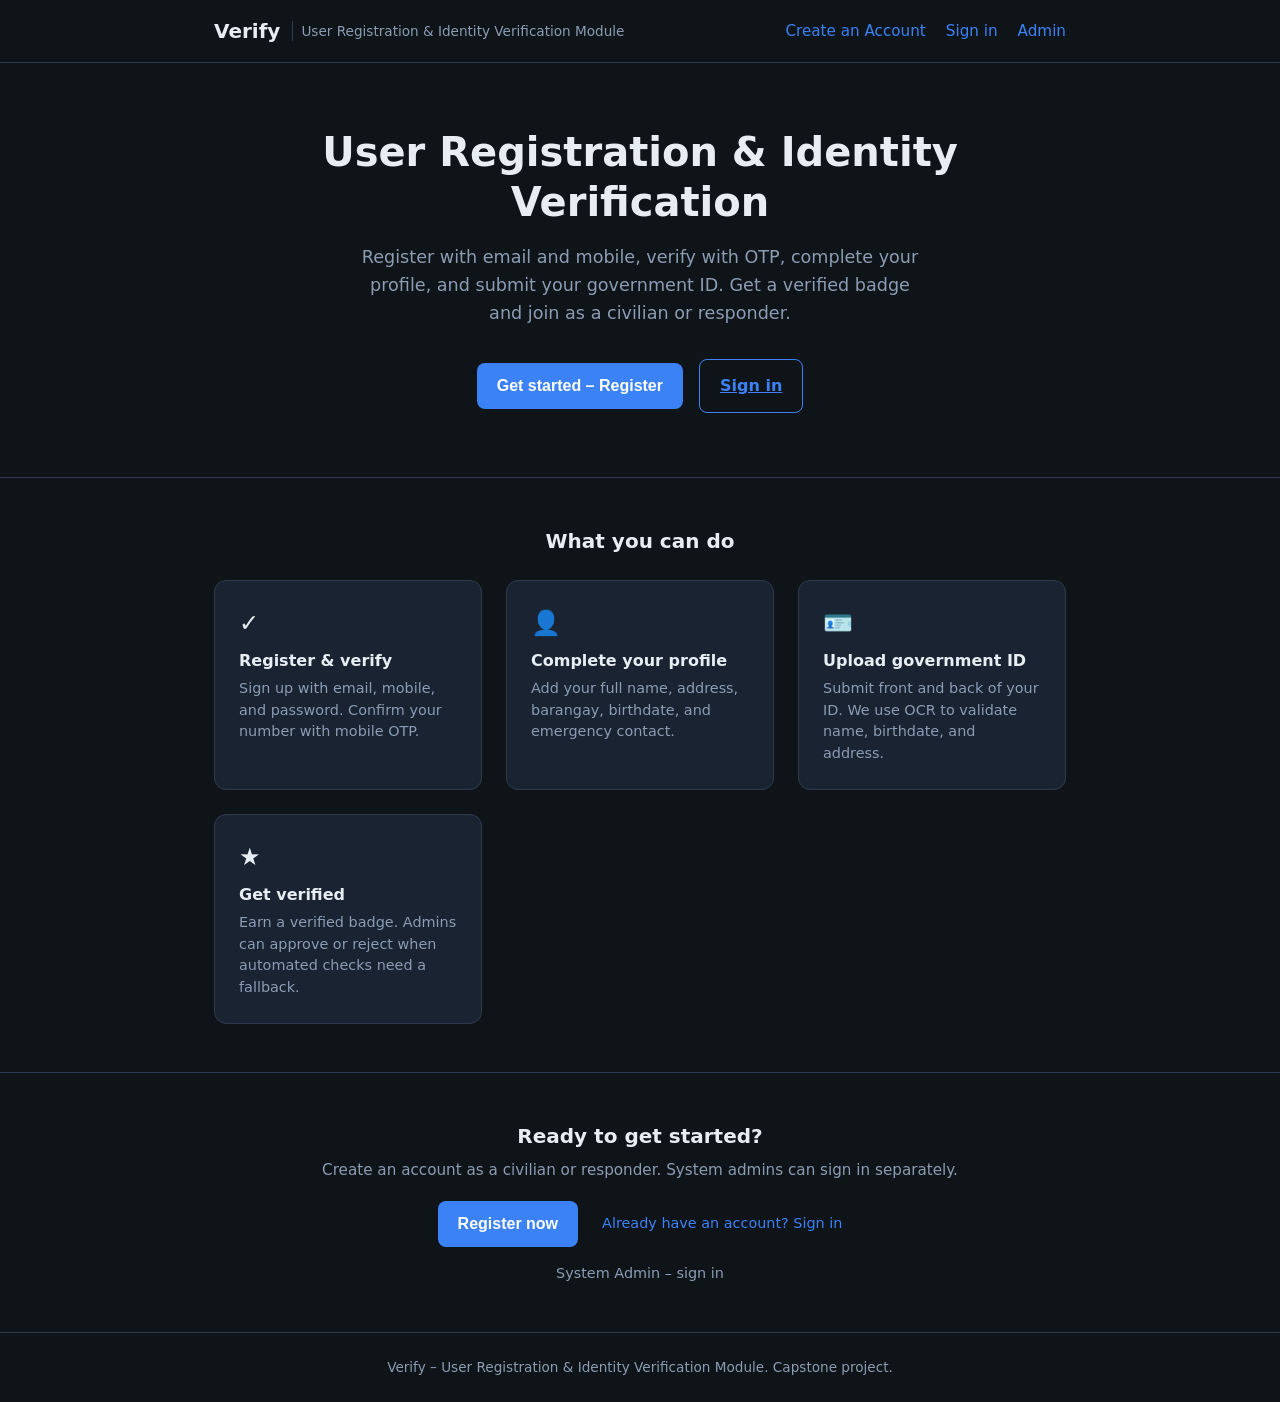
<file: index.html>
<!DOCTYPE html>
<html lang="en">
<head>
  <meta charset="UTF-8" />
  <meta name="viewport" content="width=device-width, initial-scale=1.0" />
  <title>Verify – User Registration & Identity Verification Module</title>
  <link rel="stylesheet" href="css/styles.css" />
</head>
<body class="landing">
  <header class="landing-header">
    <div class="landing-container">
      <a href="index.html" class="landing-logo">Verify</a>
      <span class="landing-module-name">User Registration & Identity Verification Module</span>
      <nav class="landing-nav">
        <button type="button" class="landing-btn-link btn-modal-open" data-modal="create-account">Create an Account</button>
        <a href="dashboard.html" class="link">Sign in</a>
        <a href="admin.html" class="link">Admin</a>
      </nav>
    </div>
  </header>

  <main>
    <section class="landing-hero">
      <div class="landing-container">
        <h1 class="landing-title">User Registration & Identity Verification</h1>
        <p class="landing-lead">Register with email and mobile, verify with OTP, complete your profile, and submit your government ID. Get a verified badge and join as a civilian or responder.</p>
        <div class="landing-cta">
          <button type="button" class="btn btn-primary btn-modal-open" data-modal="create-account">Get started – Register</button>
          <a href="dashboard.html" class="btn btn-secondary">Sign in</a>
        </div>
      </div>
    </section>

    <section class="landing-features">
      <div class="landing-container">
        <h2 class="landing-section-title">What you can do</h2>
        <div class="landing-grid">
          <div class="landing-feature">
            <span class="landing-feature-icon">✓</span>
            <h3>Register & verify</h3>
            <p>Sign up with email, mobile, and password. Confirm your number with mobile OTP.</p>
          </div>
          <div class="landing-feature">
            <span class="landing-feature-icon">👤</span>
            <h3>Complete your profile</h3>
            <p>Add your full name, address, barangay, birthdate, and emergency contact.</p>
          </div>
          <div class="landing-feature">
            <span class="landing-feature-icon">🪪</span>
            <h3>Upload government ID</h3>
            <p>Submit front and back of your ID. We use OCR to validate name, birthdate, and address.</p>
          </div>
          <div class="landing-feature">
            <span class="landing-feature-icon">★</span>
            <h3>Get verified</h3>
            <p>Earn a verified badge. Admins can approve or reject when automated checks need a fallback.</p>
          </div>
        </div>
      </div>
    </section>

    <section class="landing-cta-section">
      <div class="landing-container">
        <h2 class="landing-section-title">Ready to get started?</h2>
        <p class="landing-muted">Create an account as a civilian or responder. System admins can sign in separately.</p>
        <div class="landing-cta">
          <button type="button" class="btn btn-primary btn-modal-open" data-modal="create-account">Register now</button>
          <a href="dashboard.html" class="link">Already have an account? Sign in</a>
        </div>
        <p class="landing-admin">
          <a href="admin.html" class="link">System Admin – sign in</a>
        </p>
      </div>
    </section>
  </main>

  <!-- Create an Account modal -->
  <div id="create-account-modal" class="modal-overlay" aria-hidden="true">
    <div class="modal" role="dialog" aria-labelledby="modal-title">
      <div class="modal-header">
        <h2 id="modal-title" class="modal-title">
          <span class="modal-title-icon" aria-hidden="true">👤+</span>
          Create an Account
        </h2>
        <button type="button" class="modal-close" aria-label="Close" data-modal-close>&times;</button>
      </div>
      <div class="modal-body">
        <div id="modal-alert" class="alert alert-error" style="display: none;"></div>
        <form id="modal-register-form">
          <div class="modal-form-group">
            <label for="modal-email">Email *</label>
            <div class="input-wrap">
              <span class="input-icon" aria-hidden="true">✉</span>
              <input type="email" id="modal-email" name="email" placeholder="e.g., you@example.com" required />
            </div>
            <span class="field-hint">Enter your email address</span>
          </div>
          <div class="modal-form-group">
            <label for="modal-mobile">Mobile number *</label>
            <div class="input-wrap">
              <span class="input-icon" aria-hidden="true">📱</span>
              <input type="tel" id="modal-mobile" name="mobile" placeholder="e.g., 09171234567" required />
            </div>
            <span class="field-hint">Enter your mobile number for OTP verification</span>
          </div>
          <div class="modal-form-group">
            <label for="modal-password">Password *</label>
            <div class="input-wrap">
              <span class="input-icon" aria-hidden="true">🔒</span>
              <input type="password" id="modal-password" name="password" placeholder="••••••••" required minlength="8" />
            </div>
            <span class="field-hint">At least 8 characters, one letter, and one number.</span>
          </div>
          <div class="modal-form-group">
            <label for="modal-role">I am a *</label>
            <div class="input-wrap">
              <span class="input-icon" aria-hidden="true">👥</span>
              <select id="modal-role" name="role">
                <option value="civilian">Civilian</option>
                <option value="responder">Responder / Authority</option>
              </select>
            </div>
            <span class="field-hint">Choose your role</span>
          </div>
          <button type="submit" class="btn btn-primary modal-submit">Create account</button>
        </form>
      </div>
    </div>
  </div>

  <footer class="landing-footer">
    <div class="landing-container">
      <p class="landing-footer-text">Verify – User Registration & Identity Verification Module. Capstone project.</p>
    </div>
  </footer>
  <script src="js/app.js"></script>
  <script src="js/landing.js"></script>
</body>
</html>
</file>
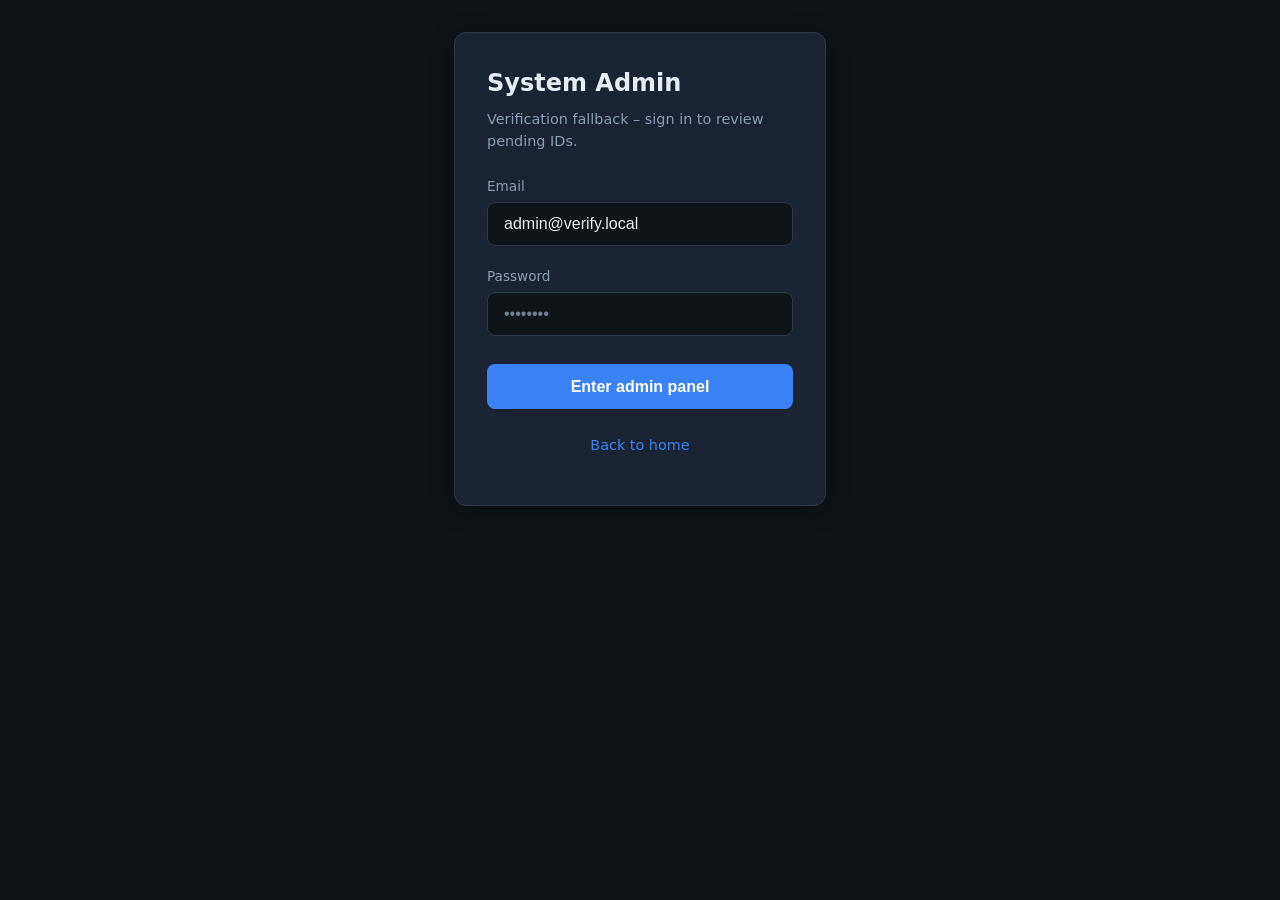
<file: admin.html>
<!DOCTYPE html>
<html lang="en">
<head>
  <meta charset="UTF-8" />
  <meta name="viewport" content="width=device-width, initial-scale=1.0" />
  <title>Admin – User Registration & Identity Verification Module</title>
  <link rel="stylesheet" href="css/styles.css" />
</head>
<body>
  <div class="container">
    <div id="admin-login" class="card">
      <h1>System Admin</h1>
      <p class="subtitle">Verification fallback – sign in to review pending IDs.</p>
      <form id="admin-form">
        <div class="form-group">
          <label for="admin-email">Email</label>
          <input type="email" id="admin-email" value="admin@verify.local" placeholder="admin@verify.local" />
        </div>
        <div class="form-group">
          <label for="admin-pass">Password</label>
          <input type="password" id="admin-pass" placeholder="••••••••" />
        </div>
        <button type="submit" class="btn btn-primary">Enter admin panel</button>
      </form>
      <p class="mt-2 text-center">
        <a href="index.html" class="link">Back to home</a>
      </p>
    </div>
    <div id="admin-panel" class="card" style="display: none;">
      <h1>Verification fallback</h1>
      <p class="subtitle">Review and approve or reject pending ID verifications.</p>
      <p class="mt-1">
        <a href="dashboard.html" class="link">← Dashboard</a>
      </p>
      <div id="pending-list" class="mt-2"></div>
      <p id="no-pending" class="text-center" style="display: none; color: var(--text-muted);">No pending verifications.</p>
    </div>
  </div>
  <script src="js/app.js"></script>
  <script src="js/admin.js"></script>
</body>
</html>
</file>
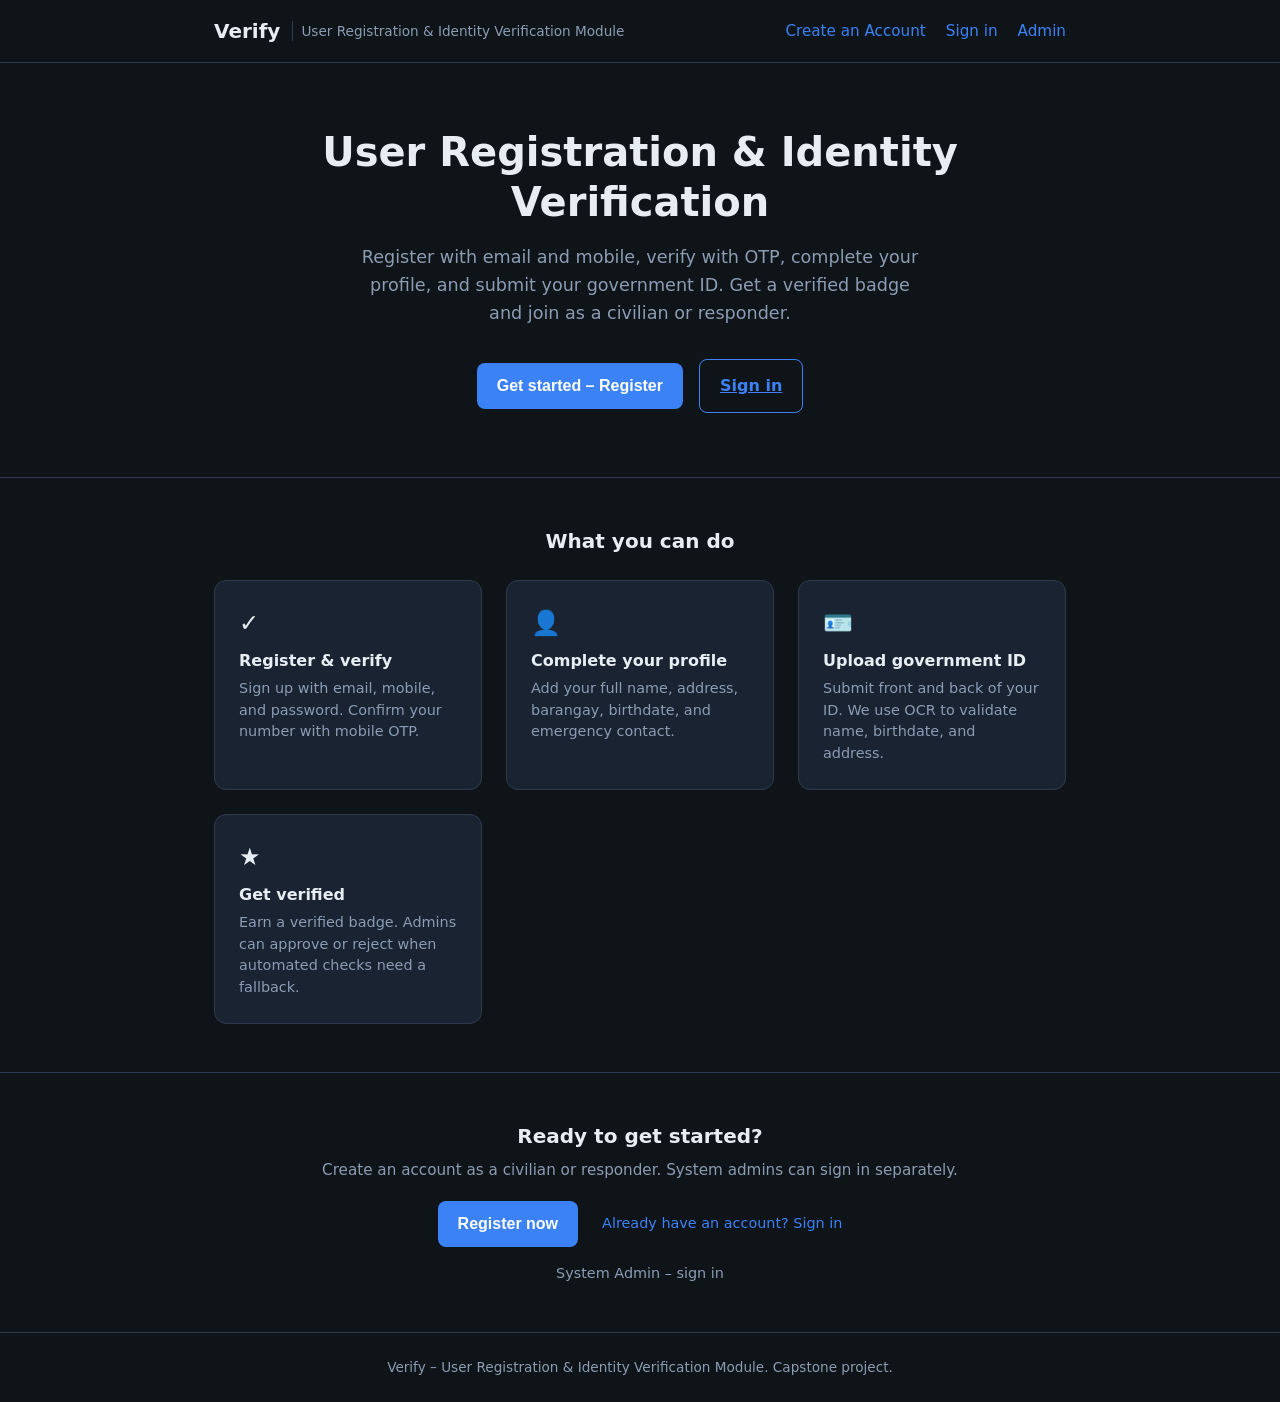
<file: dashboard.html>
<!DOCTYPE html>
<html lang="en">
<head>
  <meta charset="UTF-8" />
  <meta name="viewport" content="width=device-width, initial-scale=1.0" />
  <title>Dashboard – User Registration & Identity Verification Module</title>
  <link rel="stylesheet" href="css/styles.css" />
</head>
<body>
  <div class="container">
    <div class="card">
      <div style="display: flex; justify-content: space-between; align-items: center; flex-wrap: wrap; gap: 0.5rem;">
        <h1 style="margin: 0;">Dashboard</h1>
        <span id="role-badge" class="badge">Civilian</span>
        <span id="verified-badge" class="badge" style="display: none;">✓ Verified</span>
      </div>
      <p class="subtitle">User Registration & Identity Verification – status</p>
      <div id="status-card">
        <p><strong>Status:</strong> <span id="verification-status">—</span></p>
        <p><strong>Email:</strong> <span id="user-email">—</span></p>
        <p><strong>Mobile:</strong> <span id="user-mobile">—</span></p>
      </div>
      <div id="ocr-section" class="ocr-comparison mt-2" style="display: none;">
        <h3 style="font-size: 1rem; margin: 0 0 0.5rem 0;">OCR comparison</h3>
        <ul class="ocr-list">
          <li>Name match: <span id="ocr-name">—</span></li>
          <li>Birthdate match: <span id="ocr-birthdate">—</span></li>
          <li>Address match: <span id="ocr-address">—</span></li>
        </ul>
      </div>
      <p class="mt-2" id="admin-link-wrap" style="display: none;">
        <a href="admin.html" class="link">Admin panel – verification fallback</a>
      </p>
      <a href="index.html" class="btn btn-secondary">Sign out</a>
    </div>
  </div>
  <script src="js/app.js"></script>
  <script src="js/dashboard.js"></script>
</body>
</html>
</file>
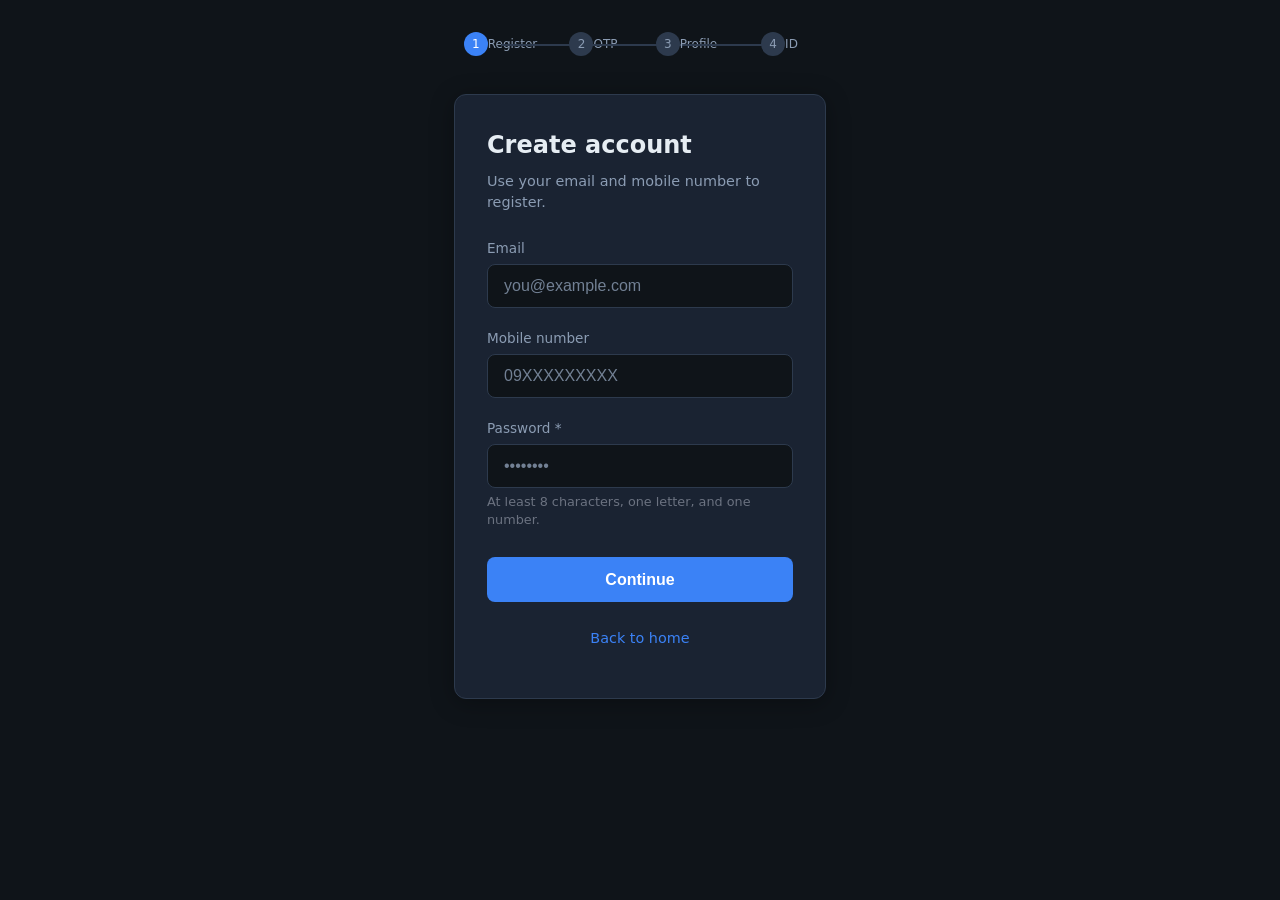
<file: profile.html>
<!DOCTYPE html>
<html lang="en">
<head>
  <meta charset="UTF-8" />
  <meta name="viewport" content="width=device-width, initial-scale=1.0" />
  <title>Profile setup – User Registration & Identity Verification Module</title>
  <link rel="stylesheet" href="css/styles.css" />
</head>
<body>
  <div class="container">
    <div class="steps">
      <div class="step done"><span class="step-num">1</span>Register</div>
      <div class="step done"><span class="step-num">2</span>OTP</div>
      <div class="step active"><span class="step-num">3</span>Profile</div>
      <div class="step"><span class="step-num">4</span>ID</div>
    </div>
    <div class="card">
      <h1>Profile setup</h1>
      <p class="subtitle">Full name, address, barangay, birthdate, and emergency contact.</p>
      <div id="alert" class="alert alert-error" style="display: none;"></div>
      <form id="profile-form">
        <div class="form-group">
          <label for="fullName">Full name</label>
          <input type="text" id="fullName" name="fullName" placeholder="Juan Dela Cruz" required />
        </div>
        <div class="form-group">
          <label for="birthdate">Birthdate</label>
          <input type="date" id="birthdate" name="birthdate" required />
        </div>
        <div class="form-group">
          <label for="address">Address</label>
          <textarea id="address" name="address" rows="2" placeholder="Street, City" required></textarea>
        </div>
        <div class="form-group">
          <label for="barangay">Barangay</label>
          <input type="text" id="barangay" name="barangay" placeholder="Barangay name" required />
        </div>
        <div class="form-group">
          <label for="emergencyContact">Emergency contact</label>
          <input type="tel" id="emergencyContact" name="emergencyContact" placeholder="09XXXXXXXXX or name + number" required />
        </div>
        <button type="submit" class="btn btn-primary">Continue</button>
      </form>
      <p class="mt-2 text-center">
        <a href="verify-otp.html" class="link">Back</a>
      </p>
    </div>
  </div>
  <script src="js/app.js"></script>
  <script src="js/profile.js"></script>
</body>
</html>
</file>
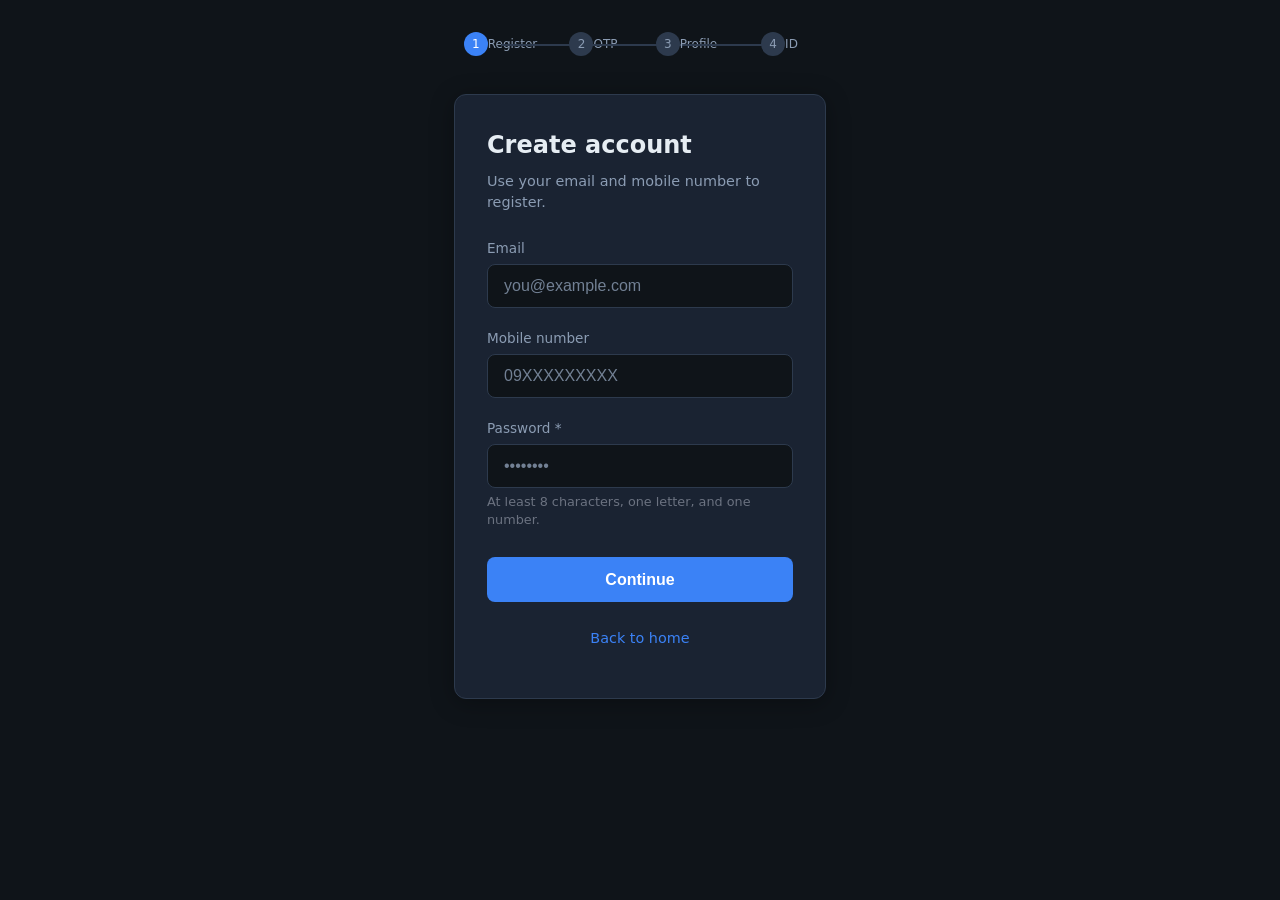
<file: register.html>
<!DOCTYPE html>
<html lang="en">
<head>
  <meta charset="UTF-8" />
  <meta name="viewport" content="width=device-width, initial-scale=1.0" />
  <title>Register – User Registration & Identity Verification Module</title>
  <link rel="stylesheet" href="css/styles.css" />
</head>
<body>
  <div class="container">
    <div class="steps">
      <div class="step active"><span class="step-num">1</span>Register</div>
      <div class="step"><span class="step-num">2</span>OTP</div>
      <div class="step"><span class="step-num">3</span>Profile</div>
      <div class="step"><span class="step-num">4</span>ID</div>
    </div>
    <div class="card">
      <h1>Create account</h1>
      <p class="subtitle">Use your email and mobile number to register.</p>
      <div id="alert" class="alert alert-error" style="display: none;"></div>
      <form id="register-form">
        <div class="form-group">
          <label for="email">Email</label>
          <input type="email" id="email" name="email" placeholder="you@example.com" required />
        </div>
        <div class="form-group">
          <label for="mobile">Mobile number</label>
          <input type="tel" id="mobile" name="mobile" placeholder="09XXXXXXXXX" required maxlength="11" minlength="11" pattern="[0-9]{11}" />
        </div>
        <div class="form-group">
          <label for="password">Password *</label>
          <input type="password" id="password" name="password" placeholder="••••••••" required minlength="8" />
          <span class="field-hint">At least 8 characters, one letter, and one number.</span>
        </div>
        <button type="submit" class="btn btn-primary">Continue</button>
      </form>
      <p class="mt-2 text-center">
        <a href="index.html" class="link">Back to home</a>
      </p>
    </div>
  </div>
  <script src="js/app.js"></script>
  <script src="js/register.js"></script>
</body>
</html>
</file>
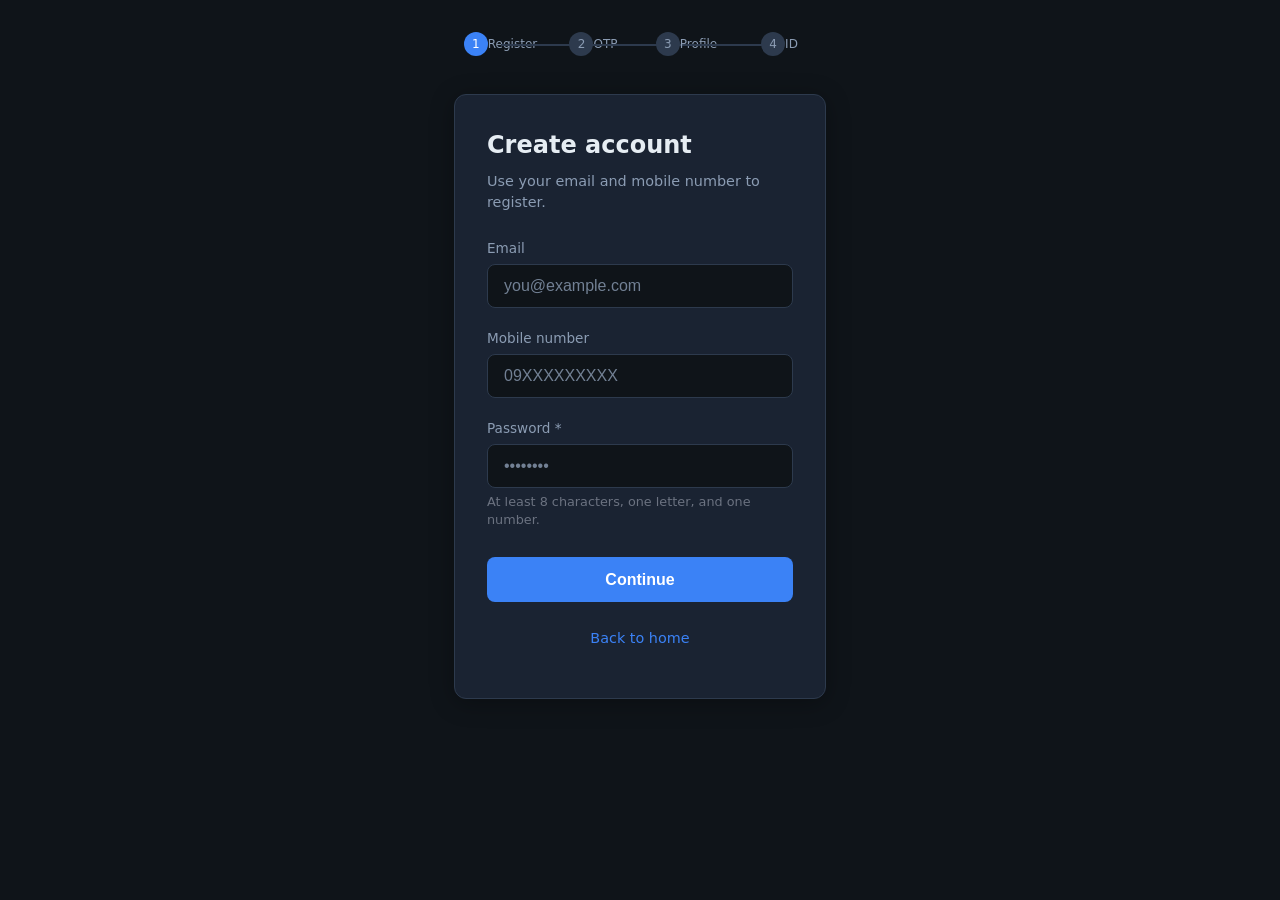
<file: upload-id.html>
<!DOCTYPE html>
<html lang="en">
<head>
  <meta charset="UTF-8" />
  <meta name="viewport" content="width=device-width, initial-scale=1.0" />
  <title>Upload ID – User Registration & Identity Verification Module</title>
  <link rel="stylesheet" href="css/styles.css" />
</head>
<body>
  <div class="container">
    <div class="steps">
      <div class="step done"><span class="step-num">1</span>Register</div>
      <div class="step done"><span class="step-num">2</span>OTP</div>
      <div class="step done"><span class="step-num">3</span>Profile</div>
      <div class="step active"><span class="step-num">4</span>ID</div>
    </div>
    <div class="card">
      <h1>Government ID upload</h1>
      <p class="subtitle">Upload front and back. We use OCR to extract and validate your ID (name, birthdate, address).</p>
      <div id="ocr-info" class="ocr-info">
        <strong>OCR for ID:</strong> After you upload, we extract text from your ID and compare:
        <ul>
          <li>Name match</li>
          <li>Birthdate match</li>
          <li>Address match</li>
        </ul>
      </div>
      <div id="alert" class="alert alert-error" style="display: none;"></div>
      <form id="id-form">
        <div class="form-group id-upload-group">
          <label>ID – Front *</label>
          <div class="upload-zone" id="zone-front" data-side="front">
            <input type="file" id="front" name="front" accept="image/*" />
            <span class="upload-text">Upload image</span>
            <span class="upload-hint">Click or drop – JPG or PNG</span>
          </div>
          <div class="id-display-wrap" id="display-wrap-front">
            <span class="id-display-label">Uploaded image – Front</span>
            <div class="id-display-box">
              <img id="preview-front" class="id-display-img" alt="ID front preview" />
              <button type="button" class="id-remove-btn" data-side="front" aria-label="Remove front image">Remove image</button>
            </div>
          </div>
        </div>
        <div class="form-group id-upload-group">
          <label>ID – Back *</label>
          <div class="upload-zone" id="zone-back" data-side="back">
            <input type="file" id="back" name="back" accept="image/*" />
            <span class="upload-text">Upload image</span>
            <span class="upload-hint">Click or drop – JPG or PNG</span>
          </div>
          <div class="id-display-wrap" id="display-wrap-back">
            <span class="id-display-label">Uploaded image – Back</span>
            <div class="id-display-box">
              <img id="preview-back" class="id-display-img" alt="ID back preview" />
              <button type="button" class="id-remove-btn" data-side="back" aria-label="Remove back image">Remove image</button>
            </div>
          </div>
        </div>
        <button type="submit" class="btn btn-primary" id="submit-btn" disabled>Submit for OCR verification</button>
      </form>
      <p class="mt-2 text-center">
        <a href="profile.html" class="link">Back</a>
      </p>
    </div>
  </div>
  <script src="js/app.js"></script>
  <script src="js/upload-id.js"></script>
</body>
</html>
</file>
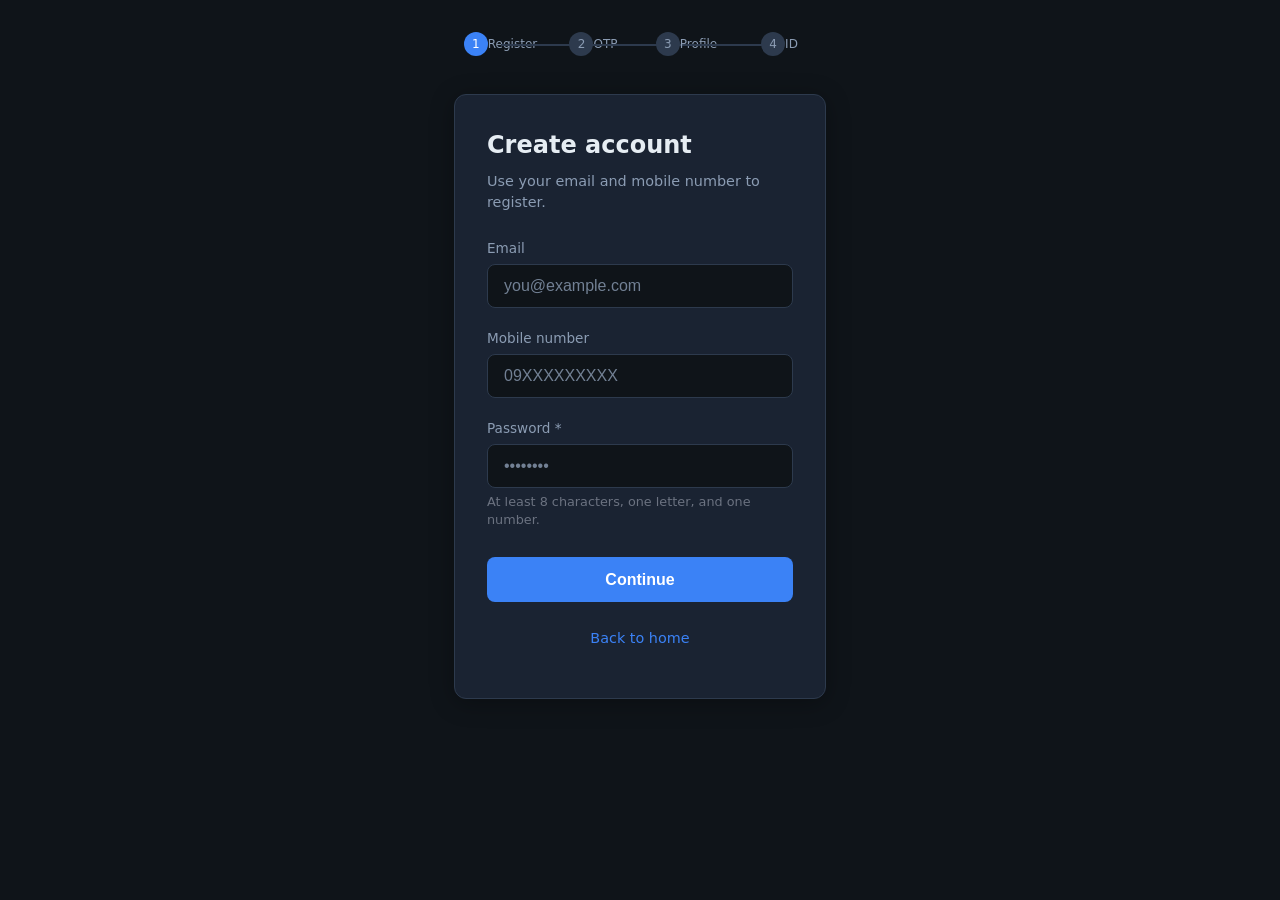
<file: verify-otp.html>
<!DOCTYPE html>
<html lang="en">
<head>
  <meta charset="UTF-8" />
  <meta name="viewport" content="width=device-width, initial-scale=1.0" />
  <title>Verify OTP – User Registration & Identity Verification Module</title>
  <link rel="stylesheet" href="css/styles.css" />
</head>
<body>
  <div class="container">
    <div class="steps">
      <div class="step done"><span class="step-num">1</span>Register</div>
      <div class="step active"><span class="step-num">2</span>OTP</div>
      <div class="step"><span class="step-num">3</span>Profile</div>
      <div class="step"><span class="step-num">4</span>ID</div>
    </div>
    <div class="card">
      <h1>OTP Verification</h1>
      <p class="subtitle">Enter the code sent to <strong id="send-to">your mobile</strong>.</p>
      <div id="alert" class="alert alert-error" style="display: none;"></div>
      <form id="otp-form">
        <div class="form-group">
          <label for="otp">Verification code</label>
          <input type="text" id="otp" name="otp" class="otp-input" placeholder="000000" maxlength="6" pattern="[0-9]*" inputmode="numeric" required />
        </div>
        <button type="submit" class="btn btn-primary">Verify</button>
        <div class="resend-row">
          <span class="text-muted" id="resend-label">Resend code in <span id="countdown">60</span>s</span>
          <a href="#" id="resend-link" class="link" style="display: none;">Resend code</a>
        </div>
      </form>
      <p class="mt-2 text-center">
        <a href="register.html" class="link">Use a different number</a>
      </p>
    </div>
  </div>
  <script src="js/app.js"></script>
  <script src="js/verify-otp.js"></script>
</body>
</html>
</file>
<file: css/styles.css>
/* Capstone – User verification flow */
:root {
  --bg: #0f1419;
  --surface: #1a2332;
  --border: #2d3a4d;
  --text: #e6edf3;
  --text-muted: #8b9cb3;
  --accent: #3b82f6;
  --accent-hover: #2563eb;
  --success: #22c55e;
  --verified: #eab308;
  --error: #ef4444;
  --radius: 12px;
  --shadow: 0 4px 24px rgba(0, 0, 0, 0.3);
}

* {
  box-sizing: border-box;
}

body {
  margin: 0;
  font-family: 'Segoe UI', system-ui, sans-serif;
  background: var(--bg);
  color: var(--text);
  min-height: 100vh;
  line-height: 1.5;
}

.container {
  max-width: 420px;
  margin: 0 auto;
  padding: 2rem 1.5rem;
}

.card {
  background: var(--surface);
  border: 1px solid var(--border);
  border-radius: var(--radius);
  padding: 2rem;
  box-shadow: var(--shadow);
}

h1 {
  font-size: 1.5rem;
  font-weight: 700;
  margin: 0 0 0.5rem 0;
}

.subtitle {
  color: var(--text-muted);
  font-size: 0.9rem;
  margin: 0 0 1.5rem 0;
}

.form-group {
  margin-bottom: 1.25rem;
}

label {
  display: block;
  font-size: 0.85rem;
  font-weight: 500;
  margin-bottom: 0.35rem;
  color: var(--text-muted);
}

input[type="text"],
input[type="email"],
input[type="tel"],
input[type="password"],
input[type="date"],
select,
textarea {
  width: 100%;
  padding: 0.75rem 1rem;
  font-size: 1rem;
  border: 1px solid var(--border);
  border-radius: 8px;
  background: var(--bg);
  color: var(--text);
  transition: border-color 0.2s;
}

input:focus,
select:focus,
textarea:focus {
  outline: none;
  border-color: var(--accent);
}

input::placeholder,
textarea::placeholder {
  color: var(--text-muted);
  opacity: 0.8;
}

.btn {
  display: inline-block;
  width: 100%;
  padding: 0.85rem 1.25rem;
  font-size: 1rem;
  font-weight: 600;
  text-align: center;
  border: none;
  border-radius: 8px;
  cursor: pointer;
  transition: background 0.2s;
}

.btn-primary {
  background: var(--accent);
  color: white;
  margin-top: 0.5rem;
}

.btn-primary:hover {
  background: var(--accent-hover);
}

.btn-secondary {
  background: transparent;
  color: var(--accent);
  border: 1px solid var(--accent);
  margin-top: 0.75rem;
}

.btn-secondary:hover {
  background: rgba(59, 130, 246, 0.15);
}

.link {
  color: var(--accent);
  text-decoration: none;
  font-size: 0.9rem;
}

.link:hover {
  text-decoration: underline;
}

.text-center { text-align: center; }
.mt-1 { margin-top: 1rem; }
.mt-2 { margin-top: 1.5rem; }

.field-hint {
  display: block;
  font-size: 0.8rem;
  color: var(--text-muted);
  margin-top: 0.35rem;
  line-height: 1.4;
}

/* OTP input */
.otp-input {
  letter-spacing: 0.5em;
  font-variant-numeric: tabular-nums;
  text-align: center;
}

/* Upload zones */
.upload-zone {
  border: 2px dashed var(--border);
  border-radius: var(--radius);
  padding: 2rem;
  text-align: center;
  background: rgba(0, 0, 0, 0.2);
  cursor: pointer;
  transition: border-color 0.2s, background 0.2s;
}

.upload-zone:hover,
.upload-zone.dragover {
  border-color: var(--accent);
  background: rgba(59, 130, 246, 0.08);
}

.upload-zone input[type="file"] {
  display: none;
}

.upload-zone .label { font-size: 0.9rem; color: var(--text-muted); }
.upload-zone .hint { font-size: 0.8rem; color: var(--text-muted); margin-top: 0.25rem; }
.upload-zone .upload-text { font-size: 0.95rem; color: var(--text-muted); display: block; }
.upload-zone .upload-hint { font-size: 0.8rem; color: var(--text-muted); margin-top: 0.25rem; display: block; }

.upload-preview {
  max-width: 100%;
  max-height: 160px;
  margin-top: 0.75rem;
  border-radius: 8px;
  object-fit: contain;
}

/* OCR info + ID upload display */
.ocr-info {
  background: rgba(59, 130, 246, 0.08);
  border: 1px solid var(--border);
  border-radius: var(--radius);
  padding: 1rem 1.25rem;
  margin-bottom: 1.25rem;
  font-size: 0.9rem;
  color: var(--text-muted);
  line-height: 1.5;
}
.ocr-info strong { color: var(--text); }
.ocr-info ul { margin: 0.35rem 0 0 1.25rem; padding: 0; }

.id-upload-group .upload-zone { min-height: 100px; }

.id-display-wrap {
  display: none;
  margin-top: 0.75rem;
}
.id-display-wrap.is-visible { display: block; }

.id-display-label {
  font-size: 0.85rem;
  color: var(--text-muted);
  margin-bottom: 0.35rem;
  display: block;
}

.id-display-box {
  border: 1px solid var(--border);
  border-radius: var(--radius);
  padding: 0.75rem;
  background: rgba(0, 0, 0, 0.2);
  text-align: center;
}

.id-display-img {
  display: block;
  max-width: 100%;
  max-height: 220px;
  width: auto;
  height: auto;
  margin: 0 auto;
  border-radius: 8px;
  object-fit: contain;
}

.id-remove-btn {
  display: block;
  margin: 0.75rem auto 0 auto;
  padding: 0.4rem 0.75rem;
  font-size: 0.85rem;
  background: transparent;
  border: 1px solid var(--border);
  border-radius: 6px;
  color: var(--text-muted);
  cursor: pointer;
}
.id-remove-btn:hover {
  border-color: var(--error);
  color: var(--error);
}

/* Verified badge */
.badge {
  display: inline-flex;
  align-items: center;
  gap: 0.35rem;
  padding: 0.35rem 0.75rem;
  font-size: 0.8rem;
  font-weight: 600;
  border-radius: 999px;
  background: rgba(234, 179, 8, 0.2);
  color: var(--verified);
  border: 1px solid rgba(234, 179, 8, 0.4);
}

/* Progress steps */
.steps {
  display: flex;
  justify-content: space-between;
  margin-bottom: 2rem;
  font-size: 0.75rem;
  color: var(--text-muted);
}

.step {
  flex: 1;
  text-align: center;
  position: relative;
}

.step::after {
  content: '';
  position: absolute;
  top: 12px;
  left: 50%;
  width: 100%;
  height: 2px;
  background: var(--border);
  z-index: 0;
}

.step:last-child::after { display: none; }

.step-num {
  display: inline-flex;
  align-items: center;
  justify-content: center;
  width: 24px;
  height: 24px;
  border-radius: 50%;
  background: var(--border);
  color: var(--text-muted);
  margin-bottom: 0.35rem;
  position: relative;
  z-index: 1;
}

.step.active .step-num { background: var(--accent); color: white; }
.step.done .step-num { background: var(--success); color: white; }

/* Alerts */
.alert {
  padding: 0.75rem 1rem;
  border-radius: 8px;
  font-size: 0.9rem;
  margin-bottom: 1rem;
}

.alert-error { background: rgba(239, 68, 68, 0.15); border: 1px solid var(--error); color: #fca5a5; }
.alert-success { background: rgba(34, 197, 94, 0.15); border: 1px solid var(--success); color: #86efac; }

.match-ok { color: var(--success) !important; }
.match-fail { color: var(--error) !important; }

/* Resend OTP */
.resend-row { display: flex; justify-content: space-between; align-items: center; margin-top: 1rem; }
.resend-row .link { font-size: 0.85rem; }

/* ========== Landing page ========== */
.landing { display: flex; flex-direction: column; min-height: 100vh; }
.landing main { flex: 1; }

.landing-container {
  max-width: 900px;
  margin: 0 auto;
  padding: 0 1.5rem;
}

.landing-header {
  border-bottom: 1px solid var(--border);
  padding: 1rem 0;
}
.landing-header .landing-container {
  display: flex;
  justify-content: space-between;
  align-items: center;
  flex-wrap: wrap;
  gap: 0.75rem;
}
.landing-header .landing-logo {
  font-size: 1.25rem;
  font-weight: 700;
  color: var(--text);
  text-decoration: none;
}
.landing-header .landing-logo:hover { color: var(--accent); }
.landing-module-name {
  font-size: 0.85rem;
  color: var(--text-muted);
  font-weight: 500;
  margin-right: auto;
  padding-left: 0.5rem;
  border-left: 1px solid var(--border);
}
@media (max-width: 640px) {
  .landing-module-name { width: 100%; border-left: none; padding-left: 0; border-top: 1px solid var(--border); padding-top: 0.5rem; margin-right: 0; }
}
.landing-nav { display: flex; gap: 1.25rem; align-items: center; }
.landing-nav .link { font-size: 0.95rem; }
.landing-btn-link {
  background: none;
  border: none;
  color: var(--accent);
  font-size: 0.95rem;
  cursor: pointer;
  padding: 0;
  font-family: inherit;
}
.landing-btn-link:hover { text-decoration: underline; }

.landing-hero {
  padding: 4rem 0;
  text-align: center;
}
.landing-title {
  font-size: clamp(1.75rem, 4vw, 2.5rem);
  font-weight: 700;
  margin: 0 0 1rem 0;
  line-height: 1.25;
  max-width: 640px;
  margin-left: auto;
  margin-right: auto;
}
.landing-lead {
  font-size: 1.1rem;
  color: var(--text-muted);
  max-width: 560px;
  margin: 0 auto 2rem auto;
  line-height: 1.6;
}
.landing-cta {
  display: flex;
  flex-wrap: wrap;
  gap: 1rem;
  justify-content: center;
  align-items: center;
}
.landing-cta .btn { width: auto; margin: 0; }
.landing-cta .link { margin-left: 0.5rem; }

.landing-features {
  padding: 3rem 0;
  border-top: 1px solid var(--border);
}
.landing-section-title {
  font-size: 1.25rem;
  font-weight: 600;
  margin: 0 0 1.5rem 0;
  text-align: center;
}
.landing-grid {
  display: grid;
  grid-template-columns: repeat(auto-fit, minmax(200px, 1fr));
  gap: 1.5rem;
}
.landing-feature {
  background: var(--surface);
  border: 1px solid var(--border);
  border-radius: var(--radius);
  padding: 1.5rem;
}
.landing-feature-icon {
  display: inline-block;
  font-size: 1.5rem;
  margin-bottom: 0.5rem;
}
.landing-feature h3 {
  font-size: 1rem;
  font-weight: 600;
  margin: 0 0 0.35rem 0;
}
.landing-feature p {
  font-size: 0.9rem;
  color: var(--text-muted);
  margin: 0;
  line-height: 1.5;
}

.landing-cta-section {
  padding: 3rem 0;
  border-top: 1px solid var(--border);
  text-align: center;
}
.landing-cta-section .landing-section-title { margin-bottom: 0.5rem; }
.landing-muted {
  color: var(--text-muted);
  font-size: 0.95rem;
  margin: 0 0 1.25rem 0;
}
.landing-cta-section .landing-cta { margin-bottom: 1rem; }
.landing-admin { margin: 0; font-size: 0.9rem; }
.landing-admin .link { color: var(--text-muted); }
.landing-admin .link:hover { color: var(--accent); }

.landing-footer {
  border-top: 1px solid var(--border);
  padding: 1.5rem 0;
}
.landing-footer-text {
  margin: 0;
  font-size: 0.85rem;
  color: var(--text-muted);
  text-align: center;
}

/* ========== Create an Account modal ========== */
.modal-overlay {
  position: fixed;
  inset: 0;
  background: rgba(0, 0, 0, 0.6);
  display: flex;
  align-items: center;
  justify-content: center;
  z-index: 1000;
  padding: 1.5rem;
  opacity: 0;
  visibility: hidden;
  transition: opacity 0.2s, visibility 0.2s;
}
.modal-overlay.is-open {
  opacity: 1;
  visibility: visible;
}
.modal-overlay.is-open .modal {
  transform: scale(1);
}

.modal {
  background: #fff;
  color: #1a1a1a;
  border-radius: 16px;
  max-width: 440px;
  width: 100%;
  max-height: 90vh;
  overflow: hidden;
  display: flex;
  flex-direction: column;
  box-shadow: 0 20px 60px rgba(0, 0, 0, 0.4);
  transform: scale(0.96);
  transition: transform 0.2s;
}

.modal-header {
  display: flex;
  align-items: center;
  justify-content: space-between;
  padding: 1.25rem 1.5rem;
  border-bottom: 1px solid #e5e7eb;
}
.modal-title {
  font-size: 1.25rem;
  font-weight: 700;
  margin: 0;
  display: flex;
  align-items: center;
  gap: 0.5rem;
}
.modal-title-icon {
  font-size: 1.35rem;
}
.modal-close {
  background: none;
  border: none;
  font-size: 1.5rem;
  line-height: 1;
  color: #6b7280;
  cursor: pointer;
  padding: 0.25rem;
  margin: -0.25rem -0.25rem -0.25rem 0;
}
.modal-close:hover { color: #1a1a1a; }

.modal-body {
  padding: 1.5rem;
  overflow-y: auto;
}

.modal-form-group {
  margin-bottom: 1.25rem;
}
.modal-form-group label {
  display: block;
  font-size: 0.875rem;
  font-weight: 500;
  color: #374151;
  margin-bottom: 0.35rem;
}
.input-wrap {
  display: flex;
  align-items: center;
  border: 1px solid #d1d5db;
  border-radius: 8px;
  background: #fff;
  transition: border-color 0.2s;
}
.input-wrap:focus-within {
  border-color: var(--accent);
  outline: 2px solid transparent;
  outline-offset: 2px;
  box-shadow: 0 0 0 2px rgba(59, 130, 246, 0.25);
}
.input-icon {
  padding: 0 0.75rem;
  color: #6b7280;
  font-size: 1rem;
  flex-shrink: 0;
}
.input-wrap input,
.input-wrap select {
  flex: 1;
  border: none;
  padding: 0.75rem 1rem 0.75rem 0;
  font-size: 1rem;
  background: transparent;
  color: #1a1a1a;
  min-width: 0;
}
.input-wrap input::placeholder {
  color: #9ca3af;
}
.input-wrap select {
  cursor: pointer;
  appearance: auto;
}
.field-hint {
  display: block;
  font-size: 0.8rem;
  color: #6b7280;
  margin-top: 0.35rem;
  line-height: 1.4;
}
.modal-submit {
  width: 100%;
  margin-top: 0.5rem;
}
.modal-body .alert { font-size: 0.875rem; }
.modal-body .alert-error { color: #b91c1c; }
</file>
